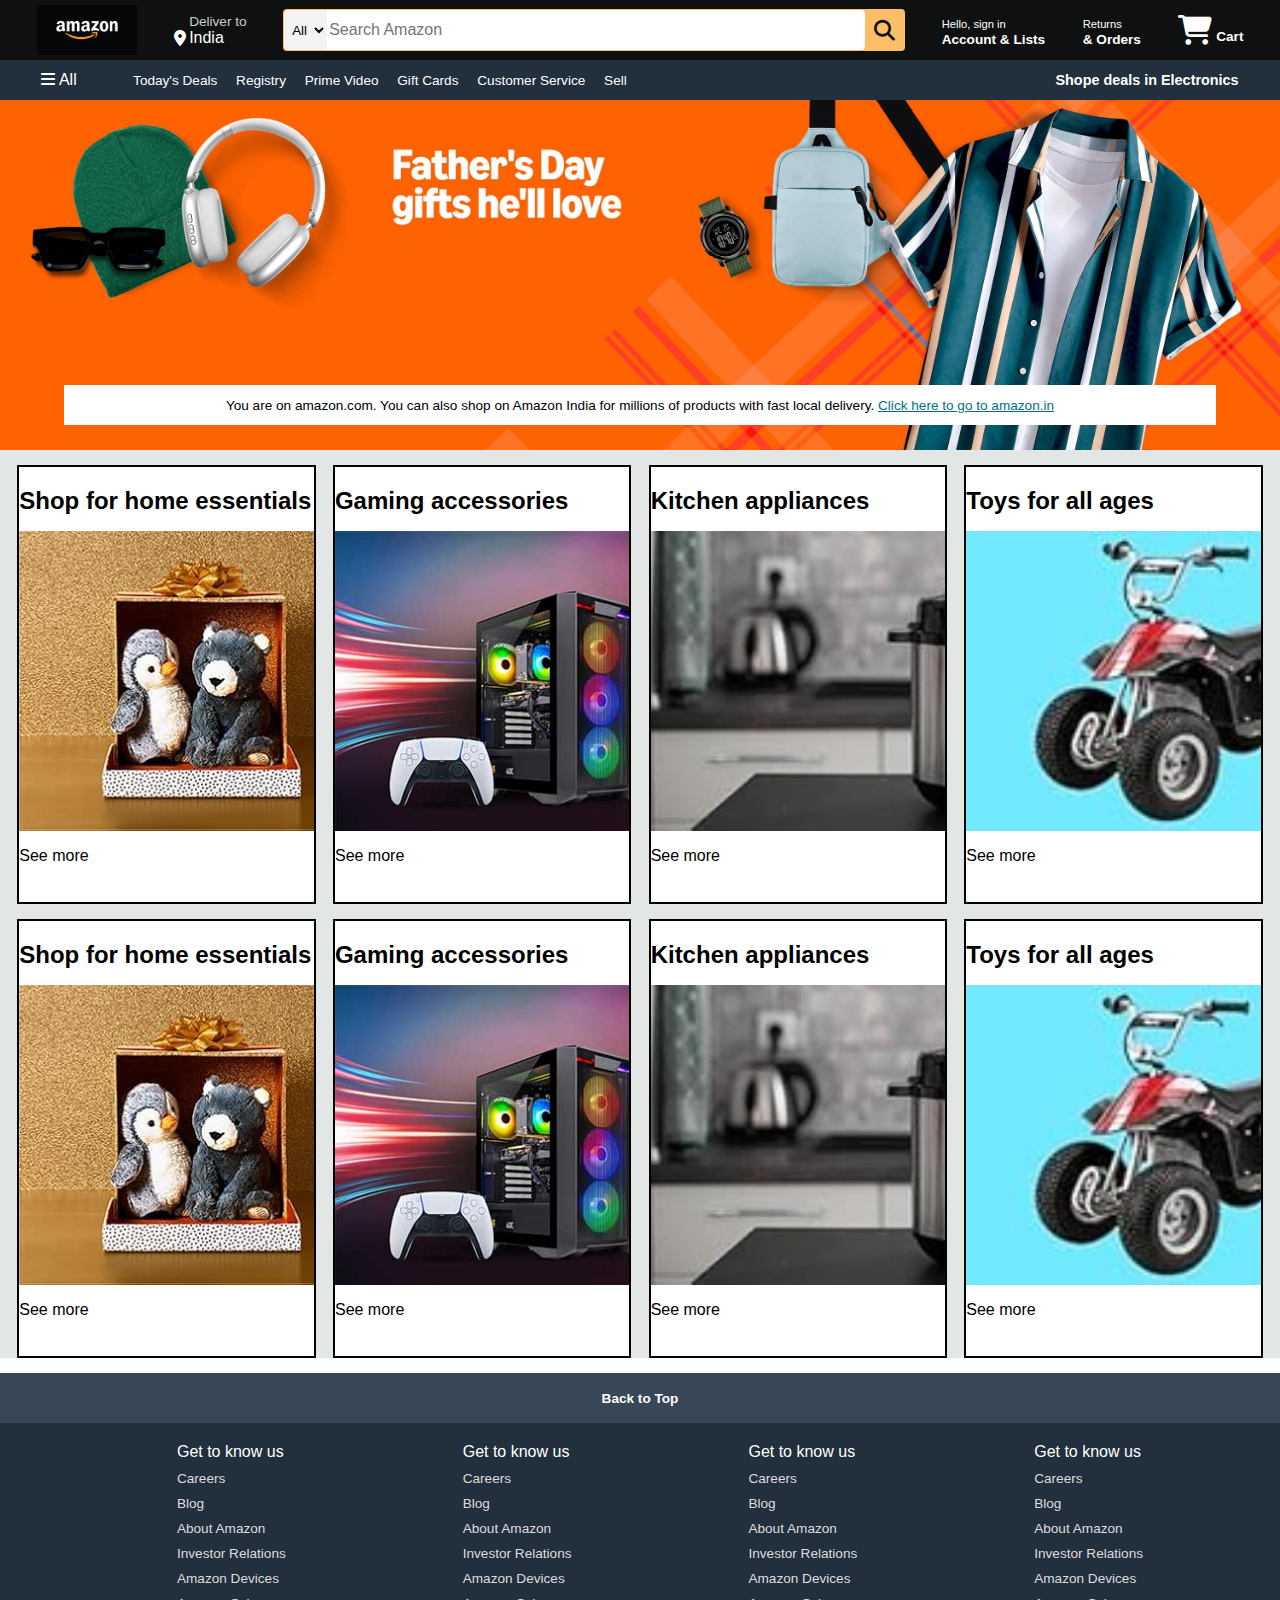
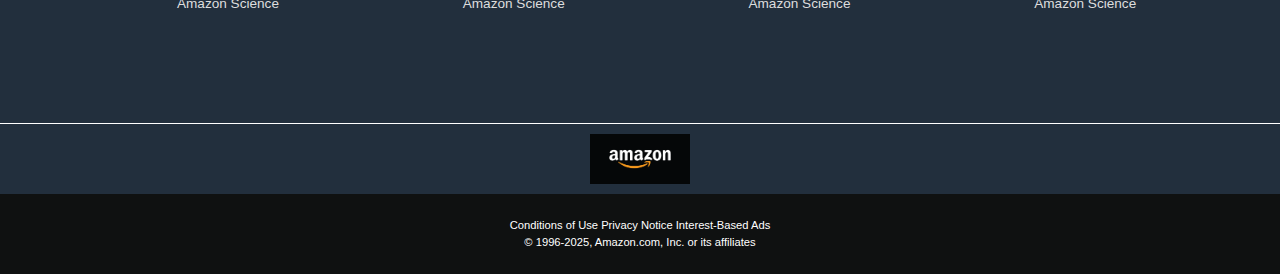
<file: AMAZON project/INDEX.HTML>
<!DOCTYPE html>
<html lang="en">

<head>
    <meta charset="UTF-8">
    <meta name="viewport" content="width=device-width, initial-scale=1.0">
    <title>Amazon.in</title>
    <link rel="stylesheet" href="https://cdnjs.cloudflare.com/ajax/libs/font-awesome/6.7.2/css/all.min.css"
        integrity="sha512-Evv84Mr4kqVGRNSgIGL/F/aIDqQb7xQ2vcrdIwxfjThSH8CSR7PBEakCr51Ck+w+/U6swU2Im1vVX0SVk9ABhg=="
        crossorigin="anonymous" referrerpolicy="no-referrer" />
    <link rel="stylesheet" href="style.css">
    <link rel="icon" href="amazon-icon.png">
</head>

<body>
    <header>
        <div class="navbar">
            <div class="nav-logo border">
                <div class="logo">
                </div>
            </div>
            <div class="nav-address border">
                <p class="add-first">Deliver to</p>
                <div class="add-icon">
                    <i class="fa-solid fa-location-dot"></i>
                    <p class="add-second">India</p>
                </div>
            </div>
            <div class="nav-search border">
                <select class="search-select">
                    <option>All</option>
                </select>
                <input type="text" placeholder="Search Amazon" class="search-input">
                <div class="search-icon">
                    <i class="fa-solid fa-magnifying-glass"></i>
                </div>
            </div>
            <div class="nav-signin border">
                <p><span>Hello, sign in</span></p>
                <p class="nav-second">Account & Lists</p>
            </div>
            <div class="nav-returns border">
                <p><span>Returns</span></p>
                <p class="nav-second">& Orders</p>
            </div>
            <div class="nav-cart border">
                <i class="fa-solid fa-cart-shopping"></i>
                Cart
            </div>
        </div>
        <div class="panel">
            <div class="panel-all">
                <i class="fa-solid fa-bars"></i>
                All

            </div>
            <div class="panel-ops">
                <p>Today's Deals</p>
                <p>Registry</p>
                <p>Prime Video</p>
                <p>Gift Cards</p>
                <p>Customer Service</p>
                <p>Sell</p>
            </div>
            <div class="panel-deals">
                Shope deals in Electronics
            </div>
        </div>
    </header>
    <div class="hero-section">
        <div class="hero-msg">
            <p>You are on amazon.com. You can also shop on Amazon India for millions of products with fast local
                delivery. <a href="https://www.amazon.in">Click here to go to amazon.in</a></p>
        </div>
    </div>
    <div class="shop-section">
        <div class="box1 box">
            <h2>Shop for home essentials</h2>
            <div class="box-img" style="background-image: url('box-1.png');"></div>
            <p>See more</p>
        </div>
        <div class="box2 box">
            <h2>Gaming accessories</h2>
            <div class="box-img" style="background-image: url('box-2.png');"></div>
            <p>See more</p>
        </div>
        <div class="box3 box">
            <h2>Kitchen appliances</h2>
            <div class="box-img" style="background-image: url('box-3.png');"></div>
            <p>See more</p>
        </div>
        <div class="box4 box">
            <h2>Toys for all ages</h2>
            <div class="box-img" style="background-image: url('box-4.png');"></div>
            <p>See more</p>
        </div>
        <div class="box1 box">
            <h2>Shop for home essentials</h2>
            <div class="box-img" style="background-image: url('box-1.png');"></div>
            <p>See more</p>
        </div>
        <div class="box2 box">
            <h2>Gaming accessories</h2>
            <div class="box-img" style="background-image: url('box-2.png');"></div>
            <p>See more</p>
        </div>
        <div class="box3 box">
            <h2>Kitchen appliances</h2>
            <div class="box-img" style="background-image: url('box-3.png');"></div>
            <p>See more</p>
        </div>
        <div class="box4 box">
            <h2>Toys for all ages</h2>
            <div class="box-img" style="background-image: url('box-4.png');"></div>
            <p>See more</p>
        </div>
    </div>
    <footer>
        <div class="foot-panel1">
            Back to Top
        </div>
        <div class="foot-panel2">
            <ul>
                <p>Get to know us</p>
                <a>Careers</a>
                <a>Blog</a>
                <a>About Amazon</a>
                <a>Investor Relations</a>
                <a>Amazon Devices</a>
                <a>Amazon Science</a>
            </ul>
             <ul>
                <p>Get to know us</p>
                <a>Careers</a>
                <a>Blog</a>
                <a>About Amazon</a>
                <a>Investor Relations</a>
                <a>Amazon Devices</a>
                <a>Amazon Science</a>
            </ul>
             <ul>
                <p>Get to know us</p>
                <a>Careers</a>
                <a>Blog</a>
                <a>About Amazon</a>
                <a>Investor Relations</a>
                <a>Amazon Devices</a>
                <a>Amazon Science</a>
            </ul>
             <ul>
                <p>Get to know us</p>
                <a>Careers</a>
                <a>Blog</a>
                <a>About Amazon</a>
                <a>Investor Relations</a>
                <a>Amazon Devices</a>
                <a>Amazon Science</a>
            </ul>
        </div>
        <div class="foot-panel3">
            <div class="logo"></div>
        </div>
        <div class="foot-panel4">
            <div class="pages">
                <a>Conditions of Use</a>
                <a>Privacy Notice</a>
                <a>Interest-Based Ads</a>
            </div>
            <div class="copyright">
                © 1996-2025, Amazon.com, Inc. or its affiliates
            </div>
        </div>
    </footer>

</body>
</html>
<!-- endd -->
</file>
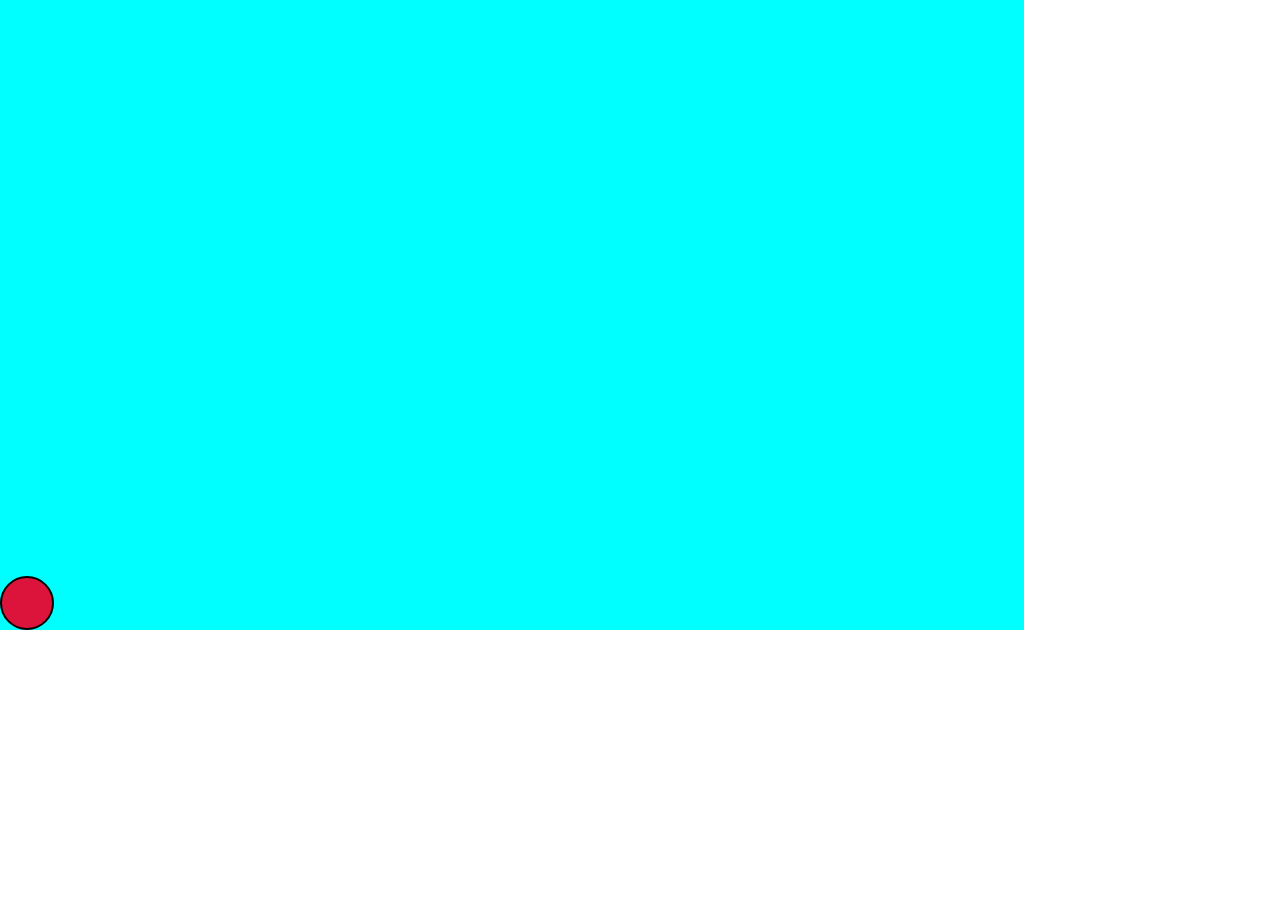
<file: BOUNCING BALL/index.html>
<!DOCTYPE html>
<html lang="en">
<head>
    <meta charset="UTF-8">
    <meta name="viewport" content="width=device-width, initial-scale=1.0">
    <title>Bouncing Ball</title>
    <link rel="stylesheet" href="style.css">
</head>
<body>
    <div class="container">
        <div class="ball translate">

        </div>
    </div>
</body>
</html>
</file>
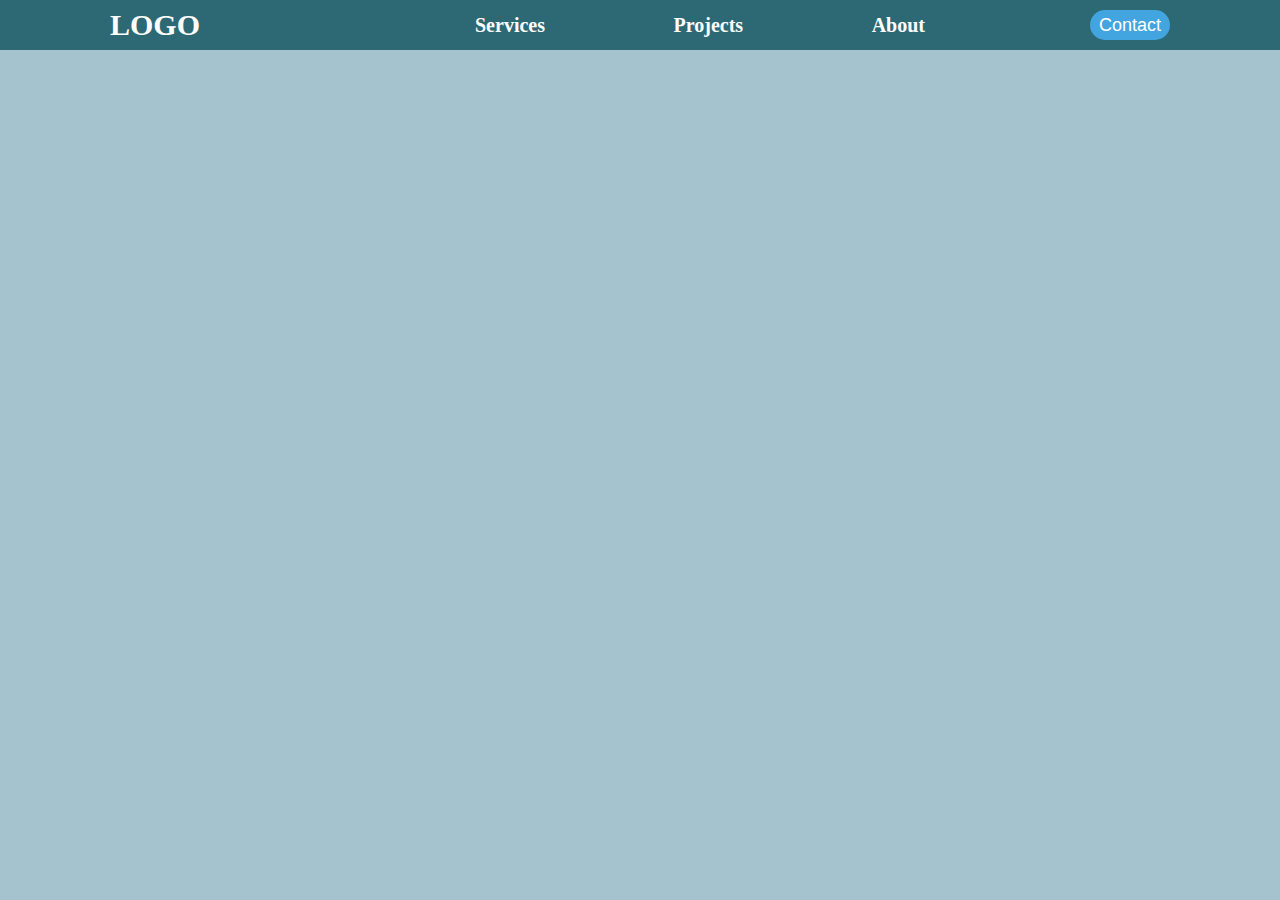
<file: NAVBAR PORJECT/index.html>
<!DOCTYPE html>
<html lang="en">

<head>
    <meta charset="UTF-8">
    <meta name="viewport" content="width=device-width, initial-scale=1.0">
    <title>Navbar</title>
    <link rel="stylesheet" href="style.css">
</head>

<body>
    <div class="mynav">
        <div class="nav-logo border">  LOGO </div>
        <div class="serv ">
            <div class="nav-items border">
                <div>Services</div>
                <div>Projects</div>
                <div>About</div>
            </div>
        </div>
          <div class="contact">
            <button>Contact</button>
          </div>
       
    </div>
</body>

</html>
</file>
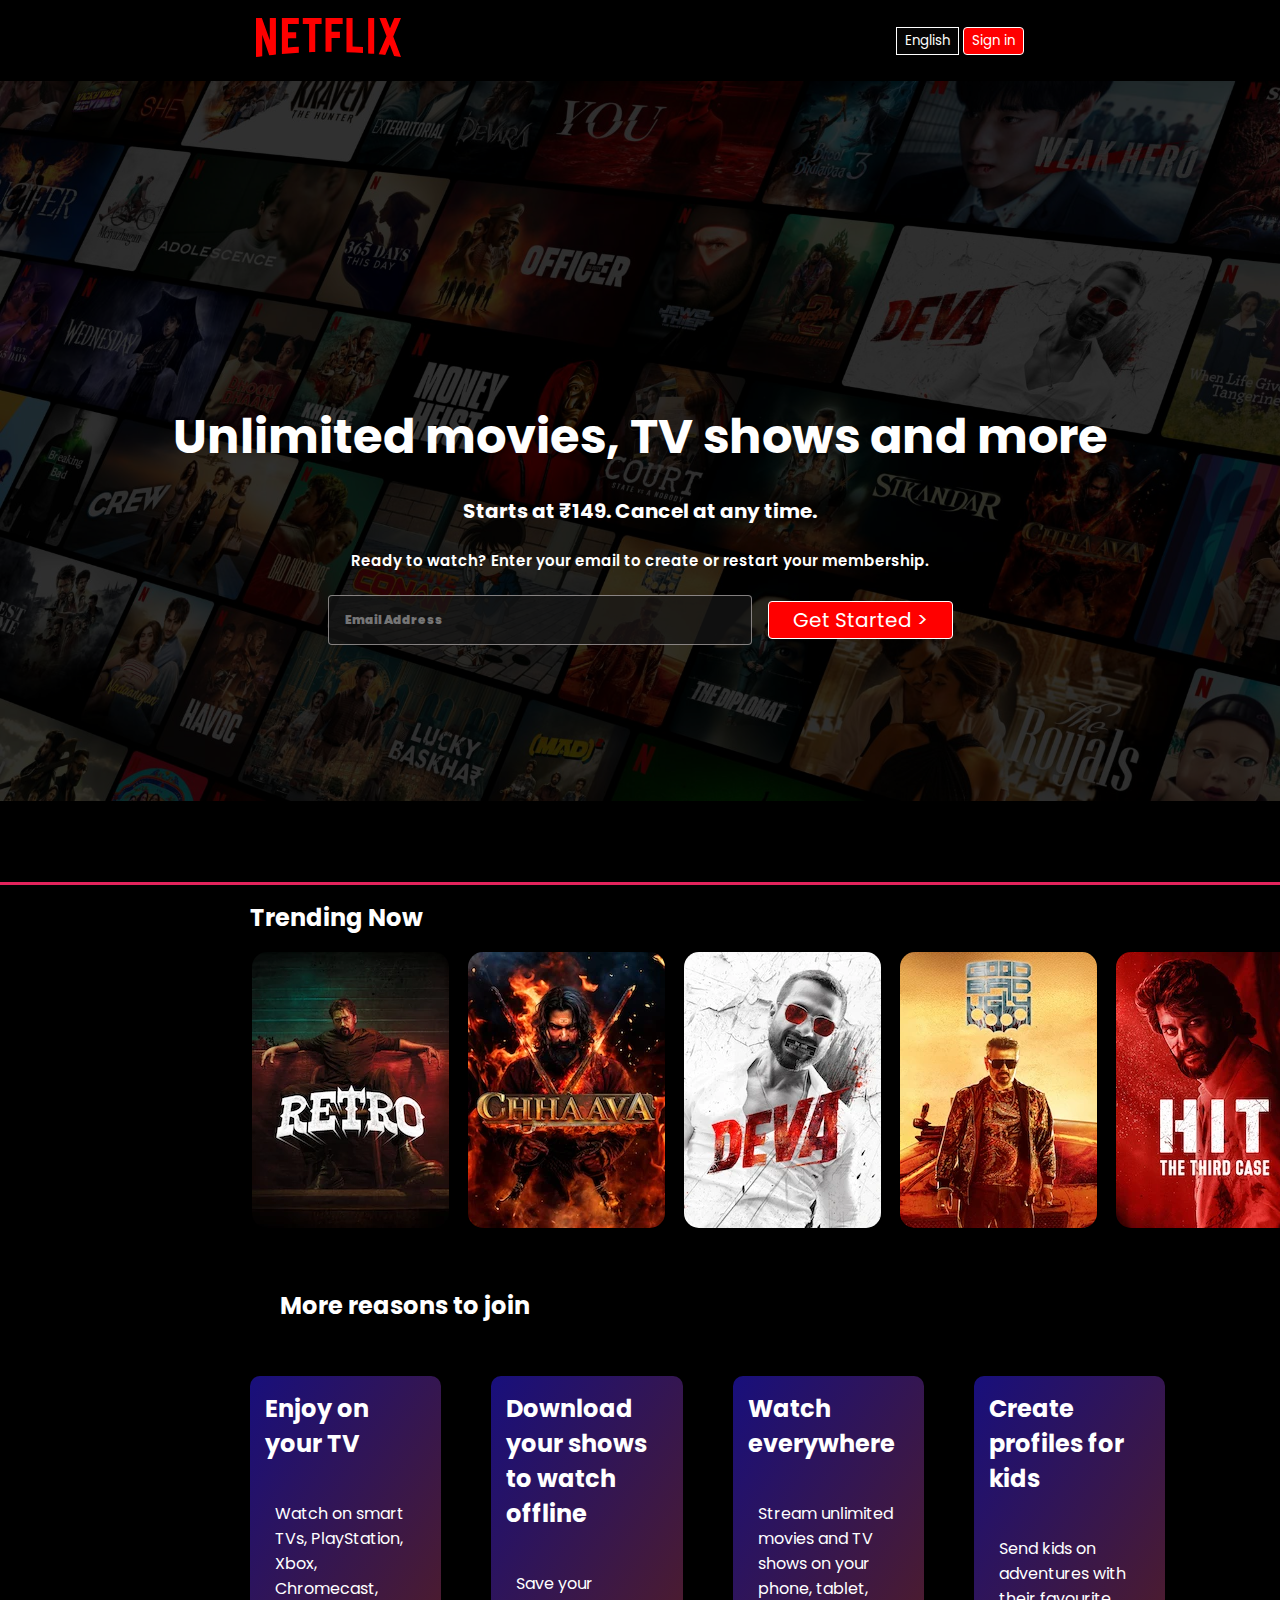
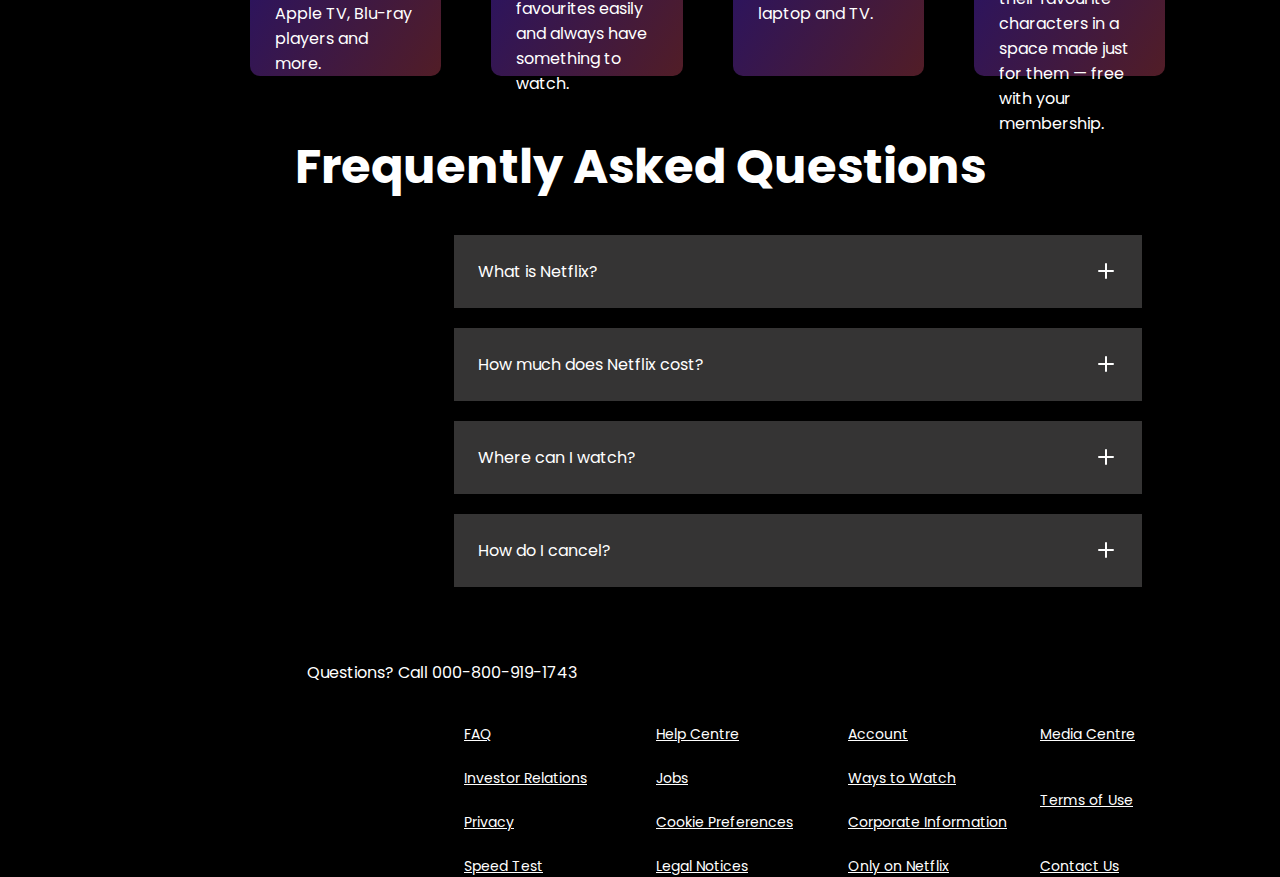
<file: NETFLIX/index.html>
<!DOCTYPE html>
<html lang="en">

<head>
    <meta charset="UTF-8">
    <meta name="viewport" content="width=device-width, initial-scale=1.0">
    <title>NETFLIX</title>
    <link rel="stylesheet" href="style.css">
</head>

<body>
    <div class="main">
        <nav>
            <span><img width="80" src="ASSETS/IMAGES/logo.svg" alt="NETFLIX"></span>
            <div>
                <button class="btn">English</button>
                <button class="btn btn-red-sm">Sign in</button>
            </div>
        </nav>
        <div class="box1">
        </div>
        <div class="hero">
            <span> Unlimited movies, TV shows and more</span>
            <span>Starts at ₹149. Cancel at any time.</span>
            <span>Ready to watch? Enter your email to create or restart your membership.</span>
            <div class="herobtn">
                <input type="text" placeholder="Email Address">
                <button class="btn btn-red">Get Started ></button>
            </div>
        </div>
    </div>
    <div class="line"></div>

    <div class="films">
        <h2>Trending Now</h2>
        <div class="movie-cards">
            <span class="card1 card"><img src="ASSETS/IMAGES/retro.png" alt=""></span>
            <span class="card2 card"><img src="ASSETS/IMAGES/chaava.png" alt=""></span>
            <span class="card3 card"><img src="ASSETS/IMAGES/deva.png" alt=""></span>
            <span class="card4 card"><img src="ASSETS/IMAGES/good bad.png" alt=""></span>
            <span class="card5 card"><img src="ASSETS/IMAGES/hit.png" alt=""></span>
            <span class="card6 card"><img src="ASSETS/IMAGES/jewl thief.png" alt=""></span>
            <span class="card7 card"><img src="ASSETS/IMAGES/pushpa-2.png" alt=""></span>
        </div>
    </div>

    <div class="mrtj">
        <h2>More reasons to join</h2>
        <div class="blues">
            <span class="box">
                <h2>Enjoy on your TV</h2>
                <p>Watch on smart TVs, PlayStation, Xbox, Chromecast, Apple TV, Blu-ray players and more.</p>
            </span>
            <span class="box">
                <h2>Download your shows to watch offline</h2>
                <p>Save your favourites easily and always have something to watch.</p>
            </span>
            <span class="box">
                <h2>Watch everywhere</h2>
                <p>Stream unlimited movies and TV shows on your phone, tablet, laptop and TV.</p>
            </span>
            <span class="box">
                <h2>Create profiles for kids</h2>
                <p>Send kids on adventures with their favourite characters in a space made just for them — free with
                    your membership.</p>
            </span>
        </div>
    </div>
    <section class="faq">
        <h2>Frequently Asked Questions</h2>
        <div class="faqbox">
            <span>What is Netflix? </span>
            <svg xmlns="http://www.w3.org/2000/svg" width="24" height="24" fill="white" viewBox="0 0 24 24">
                <path d="M12 5v14m-7-7h14" stroke="white" stroke-width="2" stroke-linecap="round"
                    stroke-linejoin="round" />
            </svg>

        </div>
        <div class="faqbox">
            <span>How much does Netflix cost? </span>
            <svg xmlns="http://www.w3.org/2000/svg" width="24" height="24" fill="white" viewBox="0 0 24 24">
                <path d="M12 5v14m-7-7h14" stroke="white" stroke-width="2" stroke-linecap="round"
                    stroke-linejoin="round" />
            </svg>

        </div>
        <div class="faqbox">
            <span>Where can I watch? </span>
            <svg xmlns="http://www.w3.org/2000/svg" width="24" height="24" fill="white" viewBox="0 0 24 24">
                <path d="M12 5v14m-7-7h14" stroke="white" stroke-width="2" stroke-linecap="round"
                    stroke-linejoin="round" />
            </svg>

        </div>
        <div class="faqbox">
            <span>How do I cancel? </span>
            <svg xmlns="http://www.w3.org/2000/svg" width="24" height="24" fill="white" viewBox="0 0 24 24">
                <path d="M12 5v14m-7-7h14" stroke="white" stroke-width="2" stroke-linecap="round"
                    stroke-linejoin="round" />
            </svg>
        </div>
    </section>

    <footer>
        <div class="question">
            Questions? Call 000-800-919-1743
        </div class="question">
        <div class="footer">
            <div class="footer-item">
                <a href="faq">FAQ</a>
                <a href="investor relations">Investor Relations</a>
                <a href="privacy">Privacy</a>
                <a href="speedtest">Speed Test</a>
            </div>
            <div class="footer-item">
                <a href="helpcentre">Help Centre</a>
                <a href="jobs">Jobs</a>
                <a href="cookiepreferences">Cookie Preferences</a>
                <a href="legalnotices">Legal Notices</a>
            </div>
            <div class="footer-item">
                <a href="account">Account</a>
                <a href="wtw">Ways to Watch</a>
                <a href="corporateinfo">Corporate Information</a>
                <a href="onlyonnetflix">Only on Netflix</a>
            </div>
            <div class="footer-item">
                <a href="media">Media Centre</a>
                <a href="tou">Terms of Use</a>
                <a href="contactus">Contact Us</a>
            </div>
        </div>
    </footer>
</body>

</html>
</file>
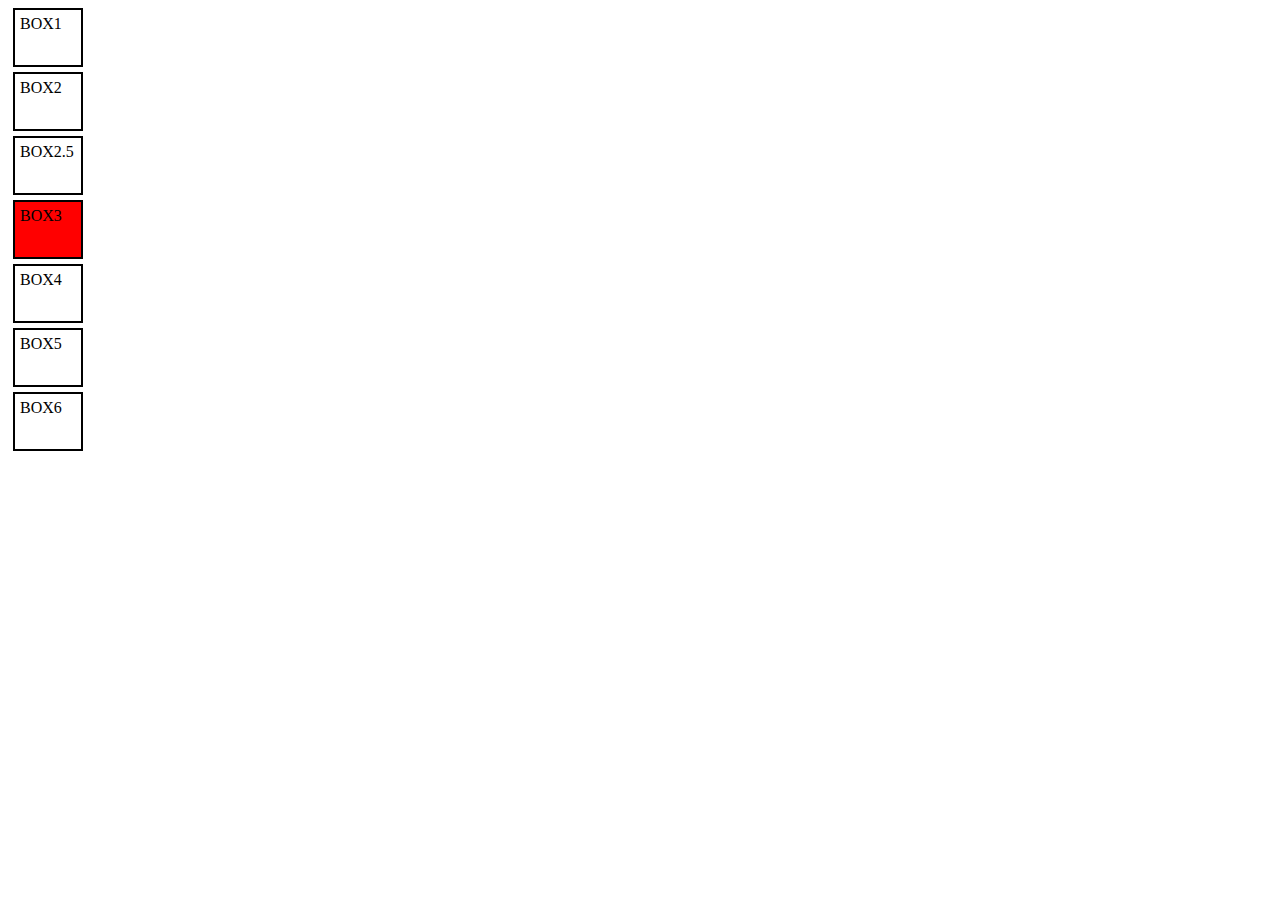
<file: practice/index.html>
<!DOCTYPE html>
<html lang="en">
<head>
    <meta charset="UTF-8">
    <meta name="viewport" content="width=device-width, initial-scale=1.0">
    <title>JAVASCRIPT DOM</title>
     <link rel="stylesheet" href="style.css">
</head>
<body>
 <div class="conainer">
    <div class="box">BOX1</div>
    <div class="box">BOX2</div>
    <div class="box">BOX2.5</div>
    <div id = "tbox" class="box">BOX3</div>
    <div class="box">BOX4</div>
    <div class="box">BOX5</div>
    <div class="box">BOX6</div>
 </div>
    
    <script src="script.js"></script>
</body>
</html>
</file>
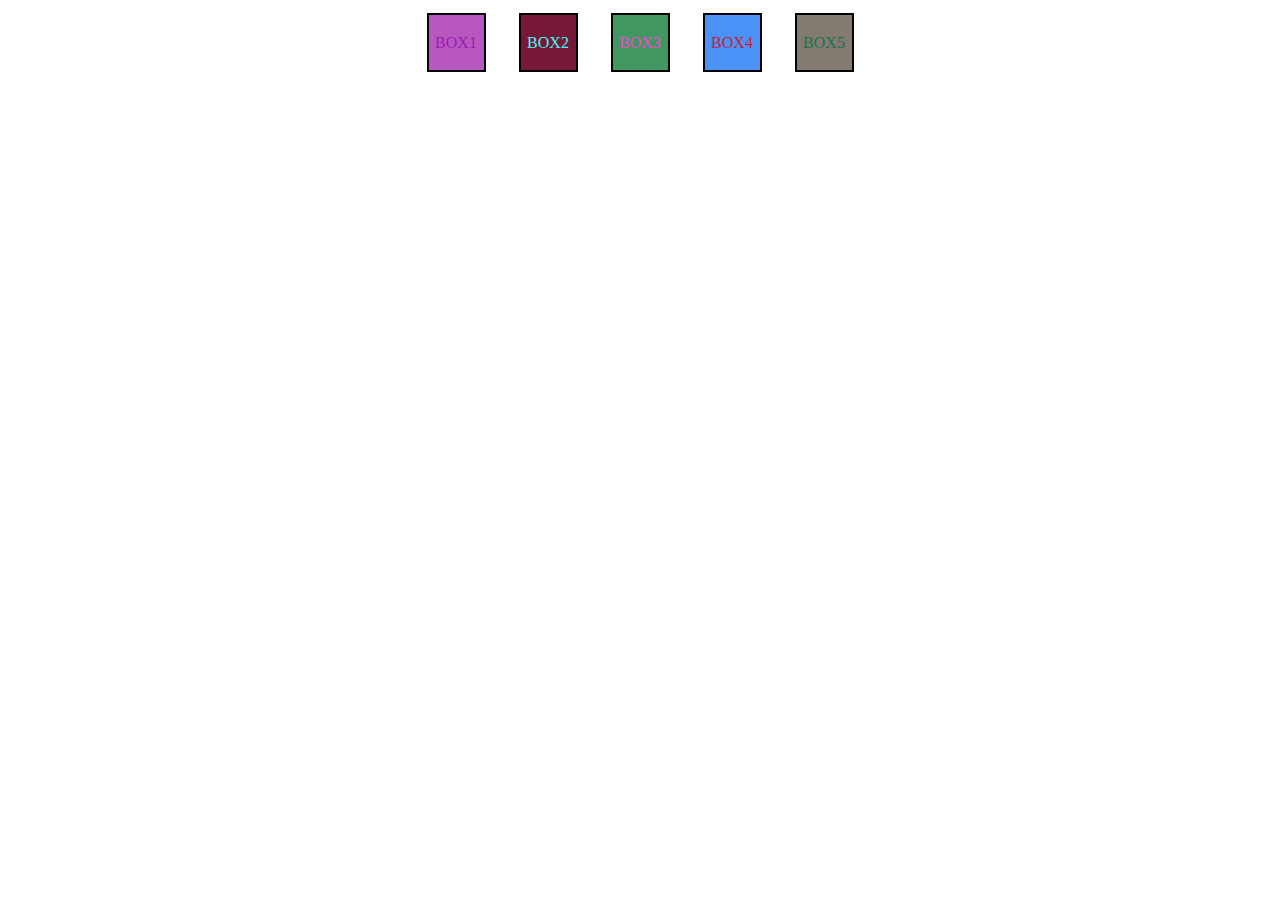
<file: RANDOM COLOR CHANGER/index.html>
<!DOCTYPE html>
<html lang="en">
<head>
    <meta charset="UTF-8">
    <meta name="viewport" content="width=device-width, initial-scale=1.0">
    <title>JAVASCRIPT DOM</title>
     <link rel="stylesheet" href="style.css">
</head>
<body>
 <div class="container">
    <div class="box">BOX1</div>
    <div class="box">BOX2</div>
    <div class="box">BOX3</div>
    <div class="box">BOX4</div>
    <div class="box">BOX5</div>
 </div>
    
    <script src="script.js"></script>
</body>
</html>
</file>
<file: AMAZON project/style.css>
* {
    margin: 0;
    font-family: arial;
    border: border-box;
}

.navbar {
    height: 60px;
    background-color: #0f1111;
    color: white;
    display: flex;
    align-items: center;
    justify-content: space-evenly;

}

.nav-logo {
    height: 50px;
    width: 100px;
}

.logo {
    background-image: url(amazon-logo.png);
    background-size: cover;
    background-repeat: no-repeat;
    background-position: center;
    height: 50px;
    width: 100%;
}

.border {
    border: 1.5px solid transparent;
}

.border:hover {
    border: 1.5px solid white;
}

/* box2 */

.add-first {
    color: #cccccc;
    font-size: 0.85rem;
    margin-left: 15px;
}

.add-second {
    color: #ffffff;
    font-size: 1rem;
    margin-left: 3px;
}

.add-icon {
    display: flex;
    align-items: center;
}

/* box3 */

.nav-search {
    display: flex;
    justify-content: space-evenly;
    background-color: #febd68;
    width: 620px;
    height: 40px;
    border-radius: 4px;
}

.search-select {
    background-color: #f3f3f3;
    width: 50px;
    text-align: center;
    border-radius: 4px 0 0 4px;
    border: none;
}

.search-input {
    width: 100%;
    font-size: 1rem;
    border-radius: 0 4px 4px 0;
    border: none;
}

.search-icon {
    width: 45px;
    display: flex;
    justify-content: center;
    align-items: center;
    font-size: 1.3rem;
    color: #0f1111;
}

.nav-search:hover {
    border: 2px solid #d6800f;
}

/* box4 */

span {
    font-size: 0.7rem;

}

.nav-second {
    font-size: 0.85rem;
    font-weight: 700;
}


/* box6 */

.nav-cart i {
    font-size: 30px;
}

.nav-cart {
    font-size: 0.85rem;
    font-weight: 700;
}

/* panel */

.panel {
    height: 40px;
    background-color: #222f3d;
    color: white;
    display: flex;
    align-items: center;
    justify-content: space-evenly;
}

.panel-ops p {
    display: inline;
    margin-left: 15px;
}

.panel-ops {
    width: 70%;
    font-size: 0.85rem;
}

.panel-deals {
    font-size: 0.9rem;
    font-weight: 700;

}

/* hero section */
.hero-section {
    background-image: url(hero-image.png);
    background-size: cover;
    height: 350px;
    display: flex;
    justify-content: center;
    align-items: flex-end;
}

.hero-msg {
    background-color: white;
    color: black;
    height: 40px;
    width: 90%;
    display: flex;
    align-items: center;
    justify-content: center;
    font-size: 0.85rem;
    margin-bottom: 25px;


}

.hero-msg a {
    color: #007185;
}

/* shop section */
.shop-section {
    display: flex;
    flex-wrap: wrap;
    justify-content: space-evenly;
    background-color: #e2e7e6;

}

.box {
    border: 2px solid black;
    height: 400px;
    width: 23%;
    background-color: white;
    padding: 20px 0px 15px;
    margin-top: 15px;
}

.box-img {
    height: 300px;
    background-size: cover;
    margin-top: 1rem;
    margin-bottom: 1rem;
}

.box-content p {
    color: #007185;
}

/* footer */

footer {
    margin-top: 15px;

}

.foot-panel1 {
    background-color: #374758;
    color: white;
    height: 50px;
    display: flex;
    justify-content: center;
    align-items: center;
    font-size: 0.85rem;
    font-weight: 700;
}

.foot-panel2 {
    background-color: #222f3d;
    color: white;
    height: 300px;
    display: flex;
    justify-content: space-evenly;
}

ul {
    margin-top: 20px;
}

ul a {
    display: block;
    font-size: 0.85rem;
    margin-top: 10px;
    color: #dddddd;

}

.foot-panel3 {
    background-color: #222f3d;
    color: white;
    border-top: 0.5px solid white;
    height: 70px;
    display: flex;
    justify-content: center;
    align-items: center;

}

.logo {
    background-image: url(amazon-logo.png);
    background-size: cover;
    background-repeat: no-repeat;
    background-position: center;
    height: 50px;
    width: 100px;
}

.foot-panel4 {
    background-color: #0f1111;
    color: white;
    height: 80px;
    font-size: 0.7rem;
    text-align: center;
}

.pages {
   
    padding-top: 25px;
}

.copyright {
   
    padding-top: 5px;
}

/* endd */
</file>
<file: NAVBAR PORJECT/style.css>
* {
    margin: 0;
    padding: 0;
}

:root {
    --clr:rgb(67, 165, 223);
    --clr2: rgba(36, 109, 138, 0.411);
    --textclr: white;
}

.mynav {
    width: 100%;
    height: 50px;
    background-color: rgb(44, 105, 116);
    display: flex;
    justify-content: space-between;
    align-items: center;
}

.nav-logo {
    display: flex;
    padding: 110px;
    font-size: 30px;
    font-weight: bold;
    color: var(--textclr);
}

.serv {
    color: var(--textclr);
    width: 100%;
    display: flex;
    justify-content: center;
    /* font-size: large; */
    font-weight: bold;
    

}

.nav-items {
    display: flex;
    justify-content: space-between;
    width: 450px;
    font-size: 20px;
}


.contact button  {
    width: 80px;
    height: 30px;
    background-color: var(--clr);
    font-size: large;
    border-radius: 30px;
    color: var(--textclr);
    border: none;
    margin-right: 110px; 
}

body {
    background-color: var(--clr2)
}
</file>
<file: NETFLIX/style.css>
@import url('https://fonts.googleapis.com/css2?family=Martel+Sans:wght@600&family=Poppins:ital,wght@1,300&display=swap');



* {
    padding: 0;
    margin: 0;
    font-family: "Poppins", sans-serif;
}

body {
    background-color: black;

}

.main {
    background-image: url(ASSETS/IMAGES/hero.jpg);
    height: 98vh;
    position: relative;
    background-position: center center;
    background-repeat: no-repeat;
    background-size: max(1200px, 100vw);
}

.main .box1 {
    height: 98vh;
    width: 100%;
    opacity: 0.75;
    background-color: black;
    position: absolute;
    top: 0;

}

nav {
    display: flex;
    align-items: center;
    max-width: 60vw;
    margin: auto;
    justify-content: space-between;
    height: 82px;
}

nav img {
    width: 145px;
    position: relative;
    z-index: 1;
}

nav button {
    position: relative;
    z-index: 1;
}

.hero {
    font-family: "Martel Sans", sans-serif;
    height: 100%;
    display: flex;
    align-items: center;
    justify-content: center;
    flex-direction: column;
    color: white;
    position: relative;
    gap: 23px;
    padding: 0 30px;
}

.hero> :nth-child(1) {
    font-weight: bolder;
    font-size: 48px;
    text-align: center;
    text-align: center;

}

.hero> :nth-child(2) {
    font-weight: 700;
    font-size: 20px;
    text-align: center;
}

.hero> :nth-child(3) {
    font-weight: 550;
    font-size: 15px;
    text-align: center;
}

.line {
    height: 3px;
    background-color: rgb(226, 35, 92);
}

.btn {
    padding: 3px 8px;
    font-weight: 400;
    color: white;
    background-color: rgba(248, 243, 243, 0.02);
    border: 1px solid white;
    cursor: pointer;
}

.btn-red {
    background-color: red;
    padding: 3px 24px;
    font-size: 20px;
    border-radius: 4px;
    color: white;
    border-radius: 4px;
    font-weight: 400
}

.btn-red-sm {
    background-color: red;
    color: white;
    border-radius: 4px;
}

.main input {
    padding: 15px 160px 15px 16px;
    font-size: 12px;
    border-radius: 4px;
    background-color: rgba(23, 23, 23, 0.7);
    border: 1px solid rgba(246, 238, 238, 0.5);
    font-weight: 900;
    color: white;
}

.herobtn {
    display: flex;
    align-items: center;
    justify-content: center;
    gap: 16px;
}

.films {
    height: 400px ;
}

.films>h2 {
    color: white;
    padding: 15px 250px
}

.movie-cards {
    margin-left: 250px;
    display: flex;
    gap: 15px;
}
.card img {
    border-radius:15px ;
}

.card {
    border: 2px solid black;
    border-radius: 10px;
}

.mrtj {
    height: 400px;
}



.mrtj>h2 {
    color: white;
    padding: 3px 280px
}

.blues {

    margin-left: 250px;
    margin-right: 115px;
    margin-top: 20px;
    display: flex;
    gap: 50px;
    background-color: rgb(0, 0, 0);
    justify-content: center;
    height: 350px;
    
}

.box {
    background-color : #14104B;
    background: linear-gradient(to bottom right, #180f7c, #62232ed4);
    color: white;
    height: 300px;
    width: 330px;
    margin-top: 30px;
    border-radius: 10px;

}

.box>h2{
    padding: 15px;
}

.box>p{
    padding: 25px;
}

.faq{
    background-color: black;
    color: white;
    padding: 34px;
    
}

.faq>h2{
   padding: 12px 250px;
   text-align:center;
   font-size: 48px;
   
}

.faqbox:hover{
    background-color: red;
}
.faqbox {
    transition: all 2s;
    display: flex;
    background-color: rgb(53, 52, 52);
    padding: 24px;
    width: 50vw;
    color: white;
    position: relative;
    left:420px;
    justify-content:space-between;
    margin-top: 20px;
    cursor: pointer;  
}
footer{
    color: white;
}
.question{
    margin: 5px 24vw;
    padding: 34px 0;
}
.footer{
    display: grid;
    max-width: 60vw;
    margin: auto;
    grid-template-columns: 1fr 1fr 1fr 1fr;
    color: white;
    margin-left: 464px;
}

.footer a{
    font-size: 14px;
    color: white;
}

.footer-item{
    display: flex;
    flex-direction: column;
    gap: 23px;
    justify-content: space-between;
}
</file>
<file: practice/style.css>
.box {
    height: 45px;
    width: 56px;
    border: 2px solid black;
    margin: 5px;
    padding: 5px;
}
</file>
<file: RANDOM COLOR CHANGER/style.css>
.box {
    height: 45px;
    width: 45px;
    border: 2px solid black;
    margin: 5px;
    padding: 5px;
    display: flex;
    align-items: center;
    justify-content: center;
}

.container {
    display: flex;
    align-items: center;
    justify-content: center;
    gap: 23px;
}
</file>
<file: BOUNCING BALL/style.css>
* {
    padding: 0;
    margin: 0;
}


.container {
    width: 80%;
    background-color: aqua;
    height: 70vh;
    position: relative;
}

@keyframes animateX {
    from {
        left: 0;
    }

    to {
        left: 100%;
    }
}

@keyframes animateY {
    from {
        bottom: 0;
    }

    to {
        bottom: 100%;
    }
}



.ball {
    width: 50px;
    height: 50px;
    background-color: crimson;
    border-radius: 50px;
    border: 2px solid;
    bottom: 0;
    left: 0;
    position: absolute;
    animation: animateX 2s linear infinite,  animateY 1s ease-out infinite alternate ;
}
</file>
